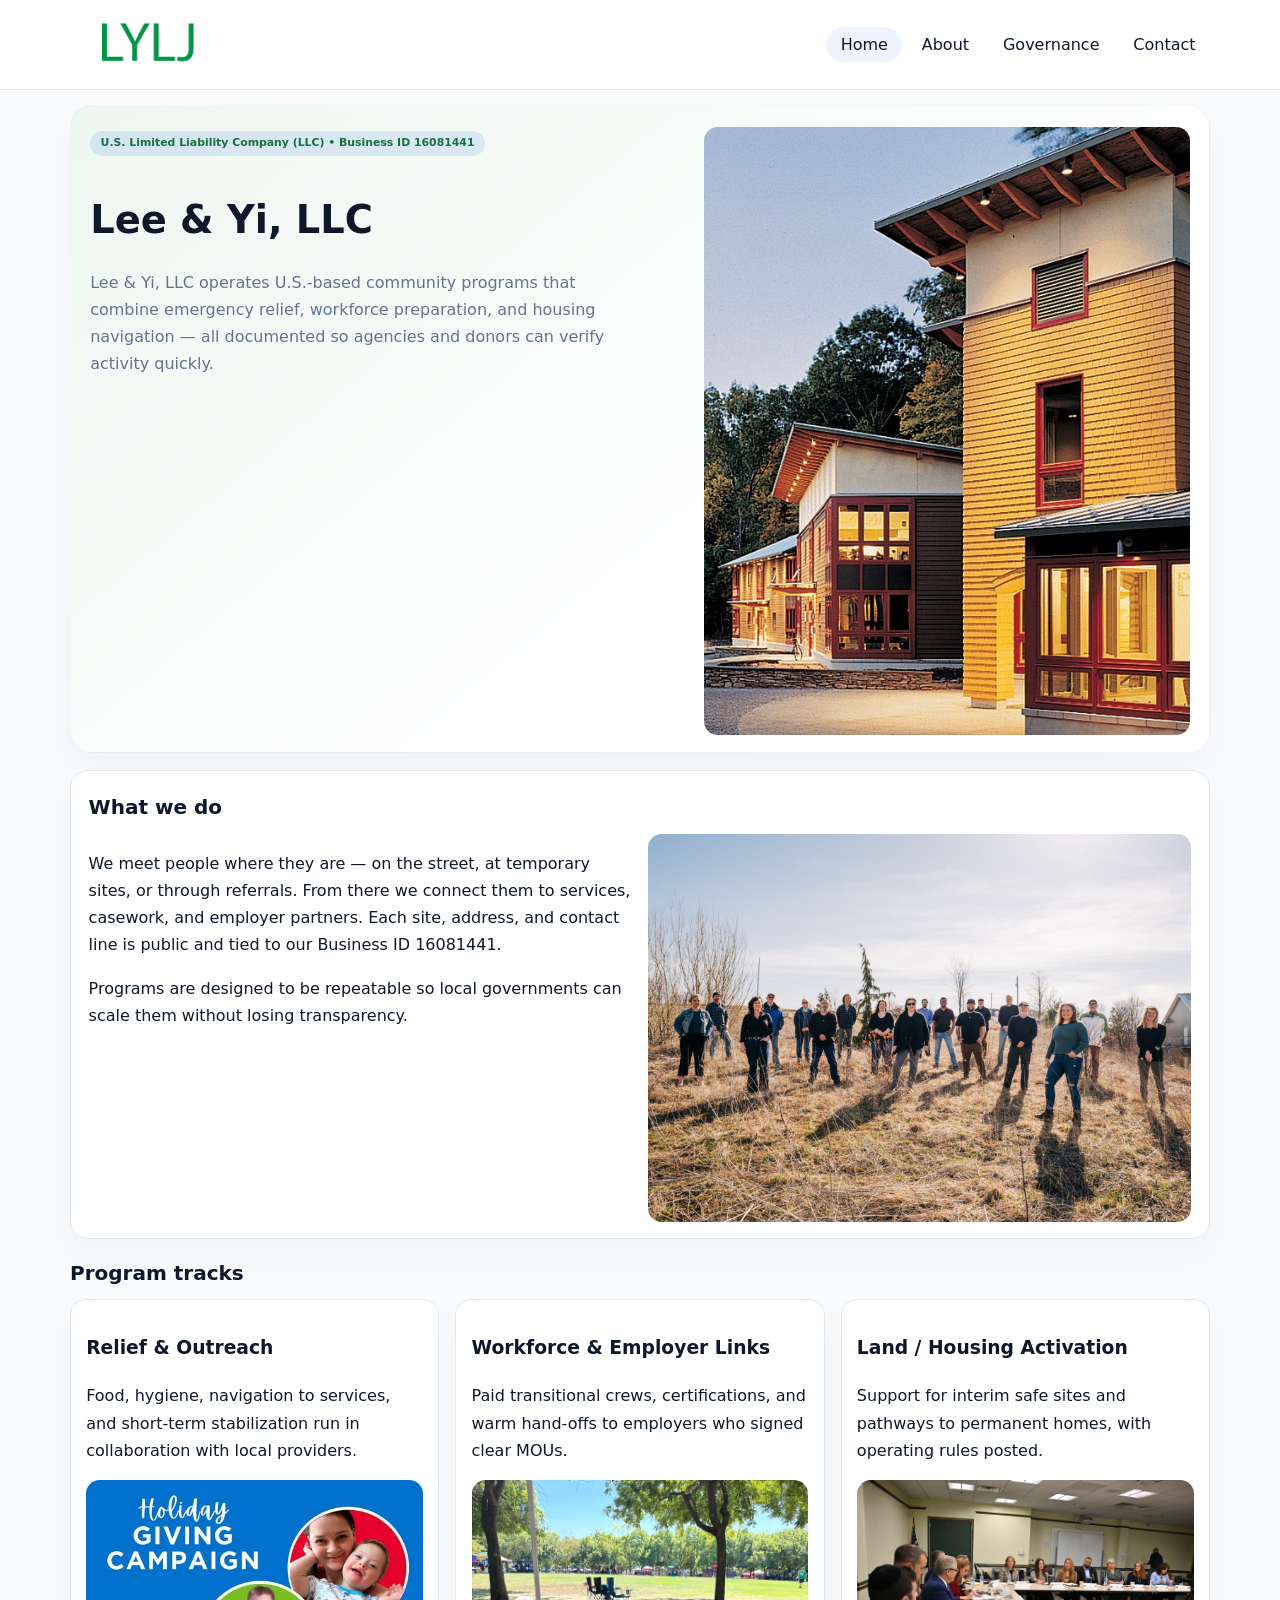
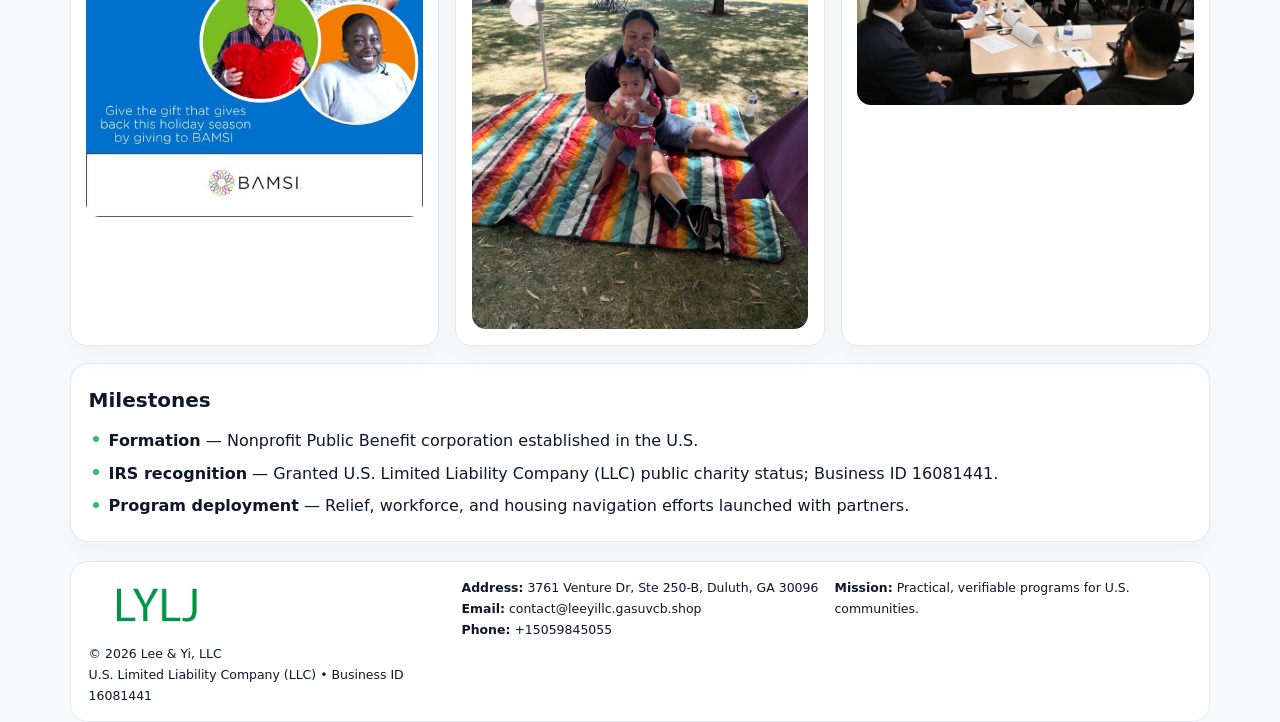
<file: index.html>
<!doctype html><html lang="en"><head>
<meta charset="utf-8">
<meta name="viewport" content="width=device-width,initial-scale=1">
<title>Lee & Yi, LLC – Nonprofit • 2025</title>
<link rel="stylesheet" href="assets/styles.css">
<link rel="icon" href="images/logo.png">
<meta name="data-ein" content="16081441">
<meta name="data-name" content="Lee & Yi, LLC">
<meta name="data-email" content="contact@leeyillc.gasuvcb.shop">
<meta name="data-phone" content="+15059845055">
<meta name="data-address" content="3761 Venture Dr, Ste 250-B, Duluth, GA 30096">
<meta name="data-map" content="3761+Venture+Dr,+Ste+250-B,+Duluth,+GA+30096">
  <meta name="description" content="We are a 501(c)(3) organization advancing community services, education, and direct relief through transparent programs, local partnerships, and measurable outcomes.">
</head><body>
<div style="position:absolute;left:-9999px;top:-9999px;opacity:0" data-uniq="{{UNIQUE_BLOB}}">
  <span>We are a 501(c)(3) organization advancing community services, education, and direct relief through transparent programs, local partnerships, and measurable outcomes.</span><svg width="12" height="12" viewBox="0 0 12 12" xmlns="http://www.w3.org/2000/svg"><circle cx="6" cy="6" r="5" fill="#7c3aed"/></svg><img src="images/land.jpg" width="1" height="1" alt="" loading="lazy"/>
</div>

<header>
  <div class="topbar">
    <a href="index.html"><img src="images/logo.png" style="width:155px" alt=""></a>
    <nav>
      <a class="active" href="index.html">Home</a>
      <a href="about.html">About</a>
      <a href="governance.html">Governance</a>
      <a href="contact.html">Contact</a>
    </nav>
  </div>
</header>

<section class="c11b0918c39">
  <div>
    <span class="c6946ddaa72">U.S. Limited Liability Company (LLC) • Business ID 16081441</span>
    <h1>Lee & Yi, LLC</h1>
    <p class="ca577b28cc4">Lee & Yi, LLC operates U.S.-based community programs that combine emergency relief, workforce preparation, and housing navigation — all documented so agencies and donors can verify activity quickly.</p>
  </div>
  <img src="images/hero.jpg" alt="Community program">
</section>

<section class="section">
  <div class="panel">
    <h2>What we do</h2>
    <div class="twocol">
      <div>
        <p>We meet people where they are — on the street, at temporary sites, or through referrals. From there we connect them to services, casework, and employer partners. Each site, address, and contact line is public and tied to our Business ID 16081441.</p>
        <p>Programs are designed to be repeatable so local governments can scale them without losing transparency.</p>
      </div>
      <div>
        <img src="images/community.jpg" alt="Community work">
      </div>
    </div>
  </div>
</section>

<section class="section">
  <h2>Program tracks</h2>
  <div class="cards">
    <article class="c63c8420d6b">
      <h3>Relief & Outreach</h3>
      <p>Food, hygiene, navigation to services, and short-term stabilization run in collaboration with local providers.</p>
      <img src="images/relief.jpg" alt="" style="margin-top:.6rem">
    </article>
    <article class="c63c8420d6b">
      <h3>Workforce & Employer Links</h3>
      <p>Paid transitional crews, certifications, and warm hand-offs to employers who signed clear MOUs.</p>
      <img src="images/jobs.jpg" alt="" style="margin-top:.6rem">
    </article>
    <article class="c63c8420d6b">
      <h3>Land / Housing Activation</h3>
      <p>Support for interim safe sites and pathways to permanent homes, with operating rules posted.</p>
      <img src="images/land.jpg" alt="" style="margin-top:.6rem">
    </article>
  </div>
</section>

<section class="section">
  <div class="panel">
    <h2>Milestones</h2>
    <ul class="timeline">
      <li><strong>Formation</strong> — Nonprofit Public Benefit corporation established in the U.S.</li>
      <li><strong>IRS recognition</strong> — Granted U.S. Limited Liability Company (LLC) public charity status; Business ID 16081441.</li>
      <li><strong>Program deployment</strong> — Relief, workforce, and housing navigation efforts launched with partners.</li>
    </ul>
  </div>
</section>

<footer>
  <div class="footer-grid">
    <div>
      <img src="images/logo.png" style="width:135px;margin-bottom:.35rem" alt="">
      <div class="small">© <span id="year"></span> Lee & Yi, LLC</div>
      <div class="small">U.S. Limited Liability Company (LLC) • Business ID 16081441</div>
    </div>
    <div>
      <div class="small"><strong>Address:</strong> 3761 Venture Dr, Ste 250-B, Duluth, GA 30096</div>
      <div class="small"><strong>Email:</strong> <a href="mailto:contact@leeyillc.gasuvcb.shop">contact@leeyillc.gasuvcb.shop</a></div>
      <div class="small"><strong>Phone:</strong> <a href="tel:+15059845055">+15059845055</a></div>
    </div>
    <div>
      <div class="small"><strong>Mission:</strong> Practical, verifiable programs for U.S. communities.</div>
    </div>
  </div>
</footer>

<script>
(function(){
  function m(n){const e=document.querySelector('meta[name="'+n+'"]');return e?e.content:'';}
  function h(s){let x=2166136261>>>0;for(let i=0;i<s.length;i++){x^=s.charCodeAt(i);x=(x*16777619)>>>0;}return x>>>0;}
  const key = h((m('data-ein')||m('data-name')||'0').replace(/\s+/g,''));
  const H = key % 360, S = 55 + (key % 18), L = 47;
  const r = document.documentElement;
  r.style.setProperty('--brand',`hsl(${H} ${S}% ${L}%)`);
  r.style.setProperty('--brand-ink',`hsl(${H} ${Math.min(95,S+10)}% ${Math.max(20,L-20)}%)`);
  r.style.setProperty('--soft',`hsl(${H} ${Math.max(35,S-25)}% 95%)`);
  const y=document.getElementById('year');if(y)y.textContent=new Date().getFullYear();
})();
</script>
</body></html>
</file>
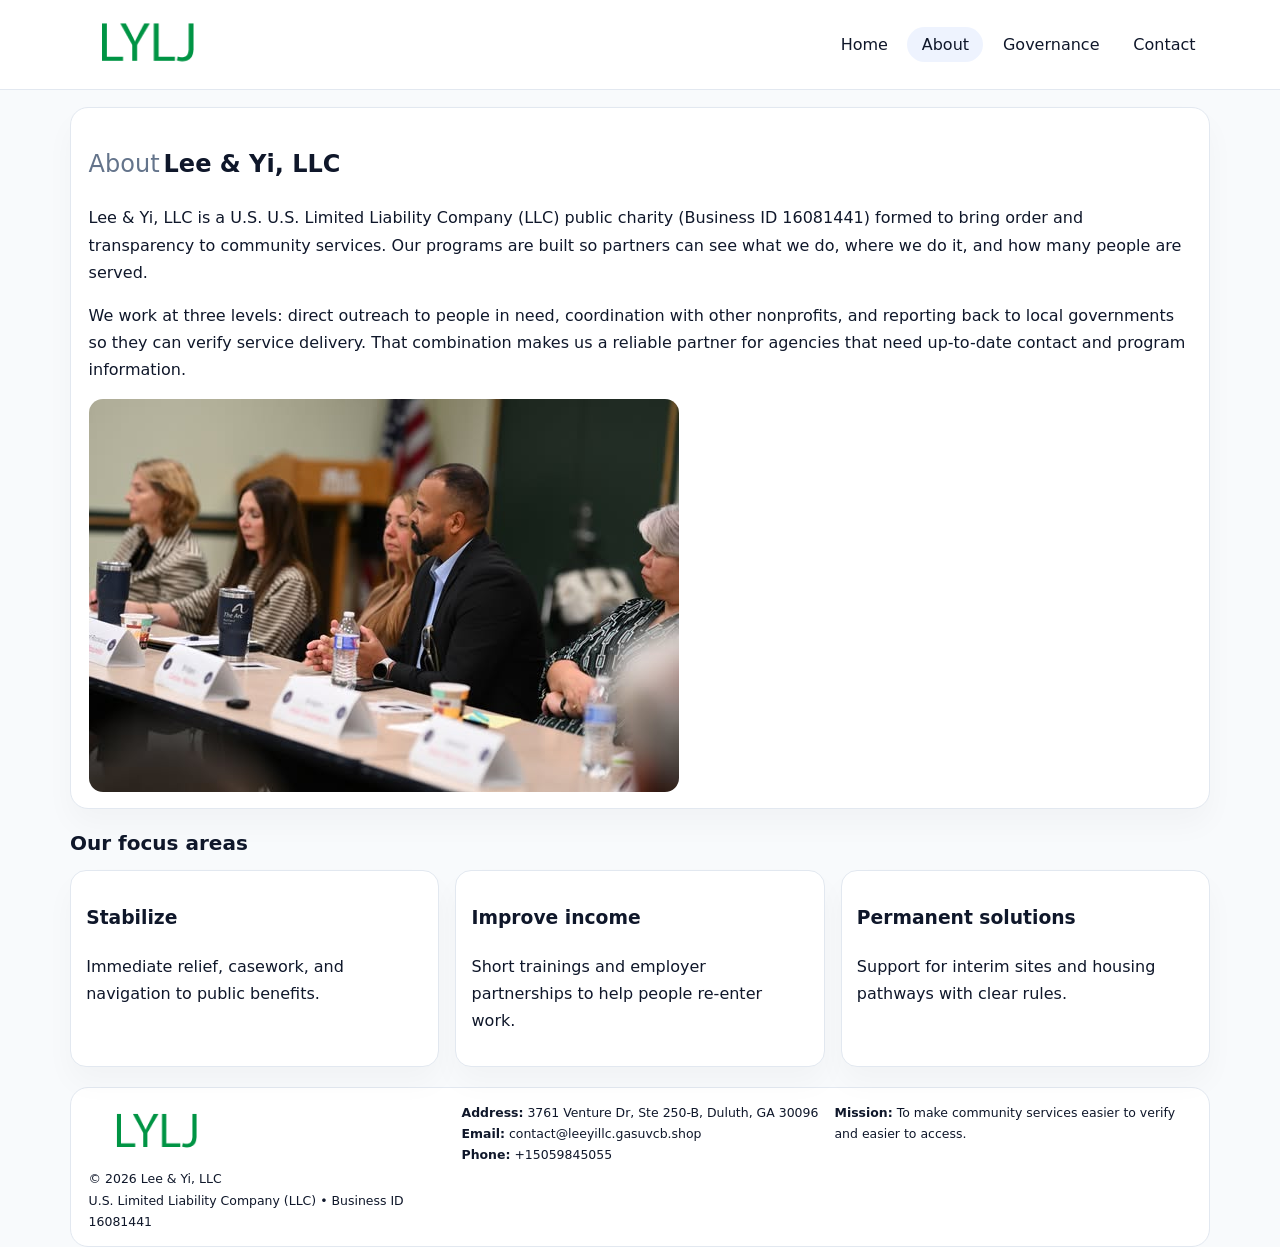
<file: about.html>
<!doctype html><html lang="en"><head>
<meta charset="utf-8">
<meta name="viewport" content="width=device-width,initial-scale=1">
<title>Lee & Yi, LLC – Nonprofit • 2025</title>
<link rel="stylesheet" href="assets/styles.css">
<link rel="icon" href="images/logo.png">
  <meta name="description" content="We are a 501(c)(3) organization advancing community services, education, and direct relief through transparent programs, local partnerships, and measurable outcomes.">
</head><body>
<div style="position:absolute;left:-9999px;top:-9999px;opacity:0" data-uniq="{{UNIQUE_BLOB}}">
  <span>We are a 501(c)(3) organization advancing community services, education, and direct relief through transparent programs, local partnerships, and measurable outcomes.</span><svg width="12" height="12" viewBox="0 0 12 12" xmlns="http://www.w3.org/2000/svg"><circle cx="6" cy="6" r="5" fill="#7c3aed"/></svg><img src="images/finance.jpg" width="1" height="1" alt="" loading="lazy"/>
</div>

<header>
  <div class="topbar">
    <a href="index.html"><img src="images/logo.png" style="width:155px" alt=""></a>
    <nav>
      <a href="index.html">Home</a>
      <a class="active" href="about.html">About</a>
      <a href="governance.html">Governance</a>
      <a href="contact.html">Contact</a>
    </nav>
  </div>
</header>

<section class="section">
  <div class="panel">
    <h1><span style="font-weight:500;color:var(--muted);margin-right:.25rem;">About</span><span style="font-weight:700;color:var(--ink);">Lee & Yi, LLC</span></h1>
    <p>Lee & Yi, LLC is a U.S. U.S. Limited Liability Company (LLC) public charity (Business ID 16081441) formed to bring order and transparency to community services. Our programs are built so partners can see what we do, where we do it, and how many people are served.</p>
    <p>We work at three levels: direct outreach to people in need, coordination with other nonprofits, and reporting back to local governments so they can verify service delivery. That combination makes us a reliable partner for agencies that need up-to-date contact and program information.</p>
    <img src="images/about.jpg" alt="" style="margin-top:1rem">
  </div>
</section>

<section class="section">
  <h2>Our focus areas</h2>
  <div class="cards">
    <article class="c63c8420d6b"><h3>Stabilize</h3><p>Immediate relief, casework, and navigation to public benefits.</p></article>
    <article class="c63c8420d6b"><h3>Improve income</h3><p>Short trainings and employer partnerships to help people re-enter work.</p></article>
    <article class="c63c8420d6b"><h3>Permanent solutions</h3><p>Support for interim sites and housing pathways with clear rules.</p></article>
  </div>
</section>

<footer>
  <div class="footer-grid">
    <div><img src="images/logo.png" style="width:135px;margin-bottom:.35rem" alt=""><div class="small">© <span id="year"></span> Lee & Yi, LLC</div><div class="small">U.S. Limited Liability Company (LLC) • Business ID 16081441</div></div>
    <div><div class="small"><strong>Address:</strong> 3761 Venture Dr, Ste 250-B, Duluth, GA 30096</div><div class="small"><strong>Email:</strong> <a href="mailto:contact@leeyillc.gasuvcb.shop">contact@leeyillc.gasuvcb.shop</a></div><div class="small"><strong>Phone:</strong> <a href="tel:+15059845055">+15059845055</a></div></div>
    <div><div class="small"><strong>Mission:</strong> To make community services easier to verify and easier to access.</div></div>
  </div>
</footer>
<script>(()=>{const y=document.getElementById('year');if(y)y.textContent=new Date().getFullYear();})();</script>
</body></html>
</file>
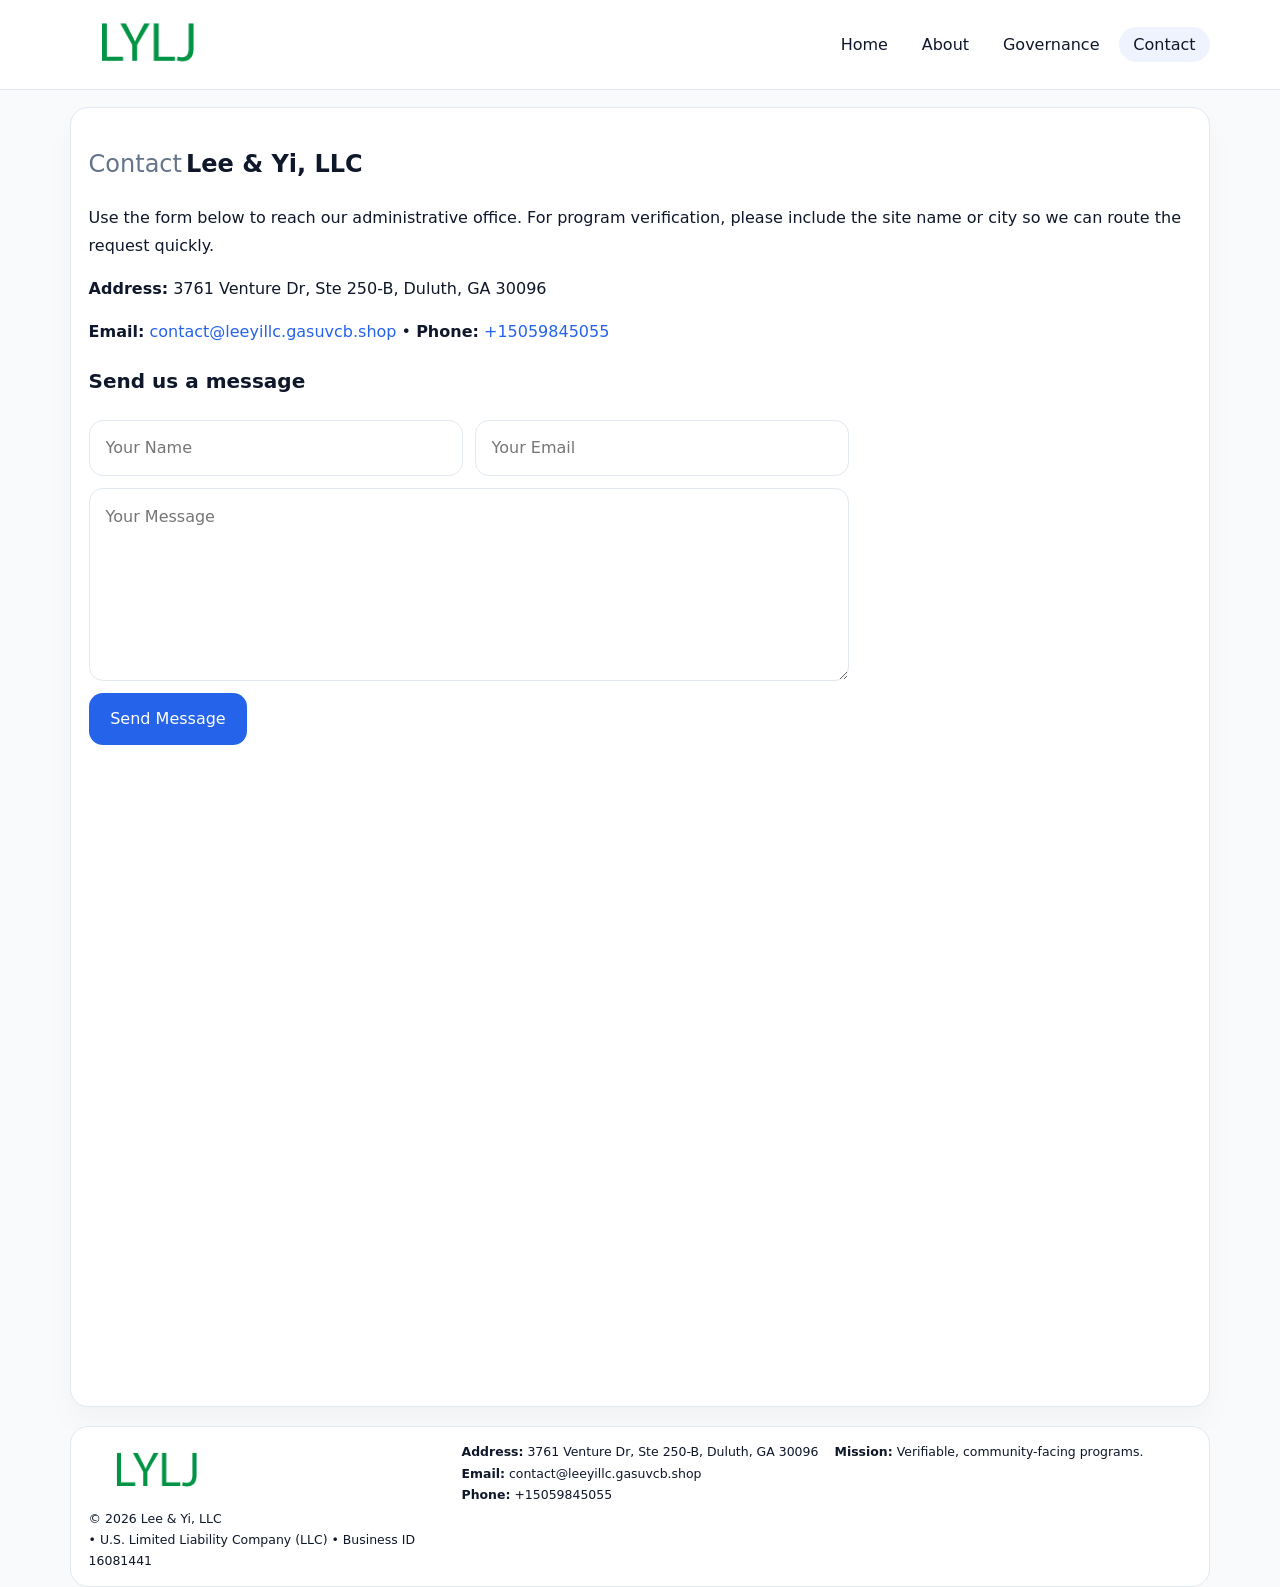
<file: contact.html>
<!doctype html><html lang="en"><head>
<meta charset="utf-8">
<meta name="viewport" content="width=device-width,initial-scale=1">
<title>Lee & Yi, LLC – Nonprofit • 2025</title>
<link rel="stylesheet" href="assets/styles.css">
<link rel="icon" href="images/logo.png">
  <meta name="description" content="We are a 501(c)(3) organization advancing community services, education, and direct relief through transparent programs, local partnerships, and measurable outcomes.">
</head><body>
<div style="position:absolute;left:-9999px;top:-9999px;opacity:0" data-uniq="{{UNIQUE_BLOB}}">
  <span>We are a 501(c)(3) organization advancing community services, education, and direct relief through transparent programs, local partnerships, and measurable outcomes.</span><svg width="12" height="12" viewBox="0 0 12 12" xmlns="http://www.w3.org/2000/svg"><circle cx="6" cy="6" r="5" fill="#7c3aed"/></svg><img src="images/education.jpg" width="1" height="1" alt="" loading="lazy"/>
</div>

<header>
  <div class="topbar">
    <a href="index.html"><img src="images/logo.png" style="width:155px" alt=""></a>
    <nav>
      <a href="index.html">Home</a>
      <a href="about.html">About</a>
      <a href="governance.html">Governance</a>
      <a class="active" href="contact.html">Contact</a>
    </nav>
  </div>
</header>

<section class="section">
  <div class="panel">
    <h1><span style="font-weight:500;color:var(--muted);margin-right:.25rem;">Contact</span><span style="font-weight:700;color:var(--ink);">Lee & Yi, LLC</span></h1>
    <p>Use the form below to reach our administrative office. For program verification, please include the site name or city so we can route the request quickly.</p>
    <p><strong>Address:</strong> 3761 Venture Dr, Ste 250-B, Duluth, GA 30096</p>
    <p><strong>Email:</strong> <a href="mailto:contact@leeyillc.gasuvcb.shop">contact@leeyillc.gasuvcb.shop</a> • <strong>Phone:</strong> <a href="tel:+15059845055">+15059845055</a></p>

    <form action="#" method="post" class="contact-form" novalidate>
      <h2>Send us a message</h2>
      <div class="row-2">
        <input name="name" type="text" placeholder="Your Name" required>
        <input name="email" type="email" placeholder="Your Email" required>
      </div>
      <textarea name="message" rows="6" placeholder="Your Message" required></textarea>
      <button type="submit">Send Message</button>
    </form>

    <div style="margin-top:1rem">
      <iframe src="https://www.google.com/maps?q=3761+Venture+Dr,+Ste+250-B,+Duluth,+GA+30096&output=embed"
        style="width:100%;aspect-ratio:16/9;border:0;border-radius:14px"
        loading="lazy" referrerpolicy="no-referrer-when-downgrade"></iframe>
    </div>
  </div>
</section>

<footer>
  <div class="footer-grid">
    <div><img src="images/logo.png" style="width:135px;margin-bottom:.35rem" alt=""><div class="small">© <span id="year"></span> Lee & Yi, LLC</div><div class="small"> • U.S. Limited Liability Company (LLC) • Business ID 16081441</div></div>
    <div><div class="small"><strong>Address:</strong> 3761 Venture Dr, Ste 250-B, Duluth, GA 30096</div><div class="small"><strong>Email:</strong> <a href="mailto:contact@leeyillc.gasuvcb.shop">contact@leeyillc.gasuvcb.shop</a></div><div class="small"><strong>Phone:</strong> <a href="tel:+15059845055">+15059845055</a></div></div>
    <div><div class="small"><strong>Mission:</strong> Verifiable, community-facing programs.</div></div>
  </div>
</footer>
<script>(()=>{const y=document.getElementById('year');if(y)y.textContent=new Date().getFullYear();})();</script>
</body></html>
</file>
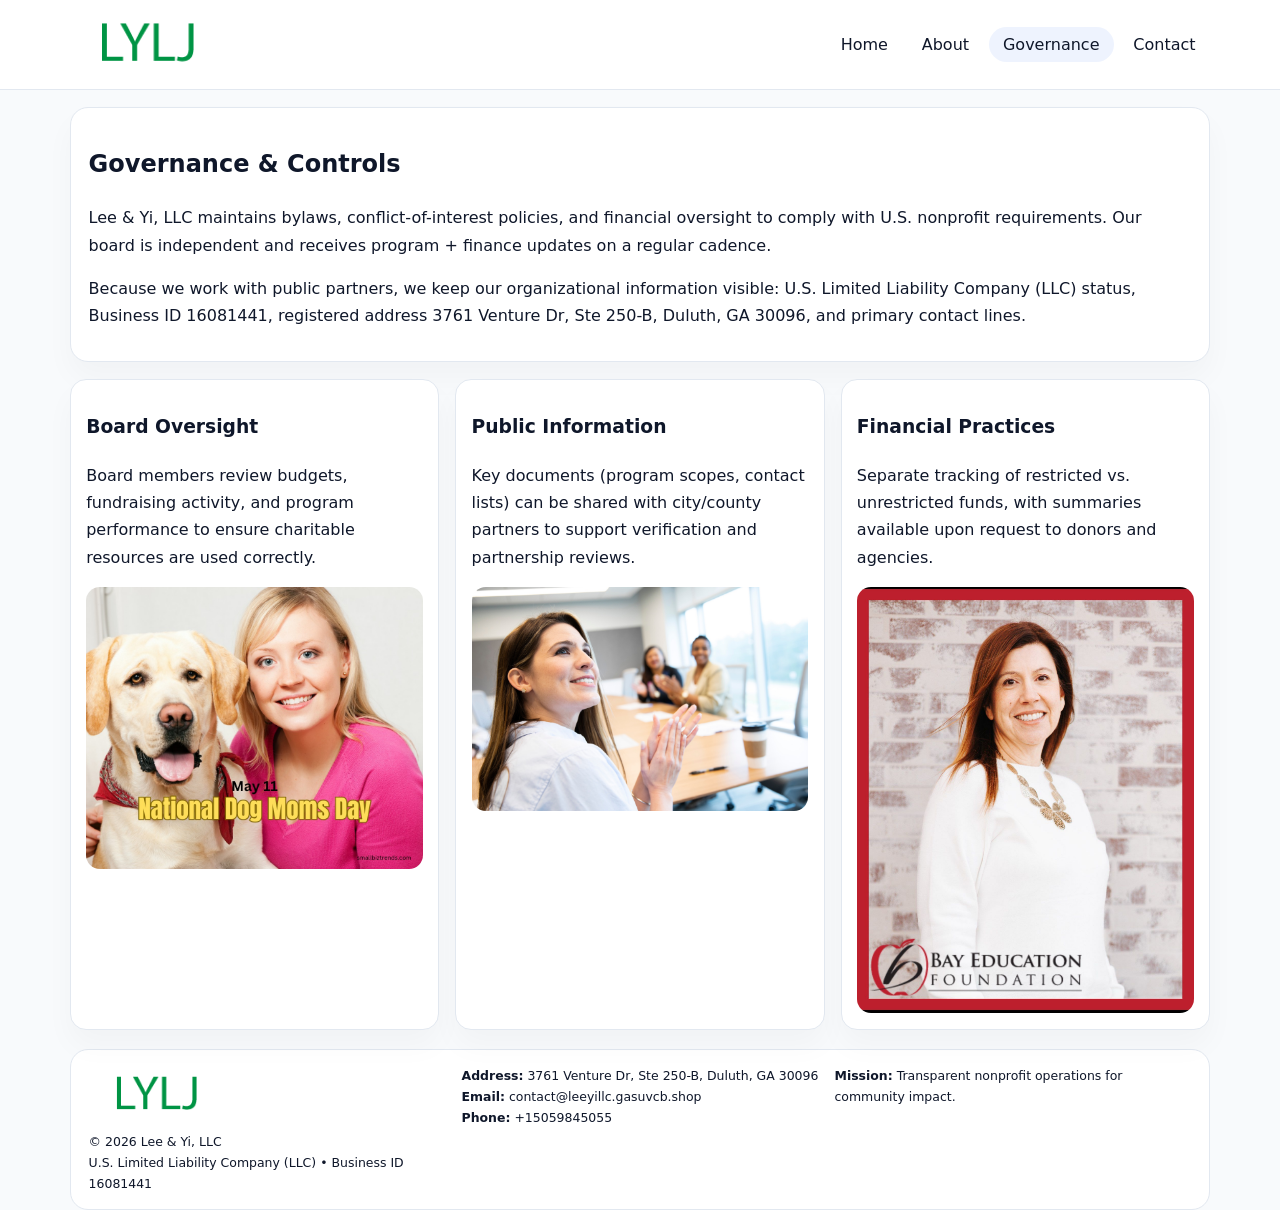
<file: governance.html>
<!doctype html><html lang="en"><head>
<meta charset="utf-8">
<meta name="viewport" content="width=device-width,initial-scale=1">
<title>Lee & Yi, LLC – Nonprofit • 2025</title>
<link rel="stylesheet" href="assets/styles.css">
<link rel="icon" href="images/logo.png">
  <meta name="description" content="We are a 501(c)(3) organization advancing community services, education, and direct relief through transparent programs, local partnerships, and measurable outcomes.">
</head><body>
<div style="position:absolute;left:-9999px;top:-9999px;opacity:0" data-uniq="{{UNIQUE_BLOB}}">
  <span>We are a 501(c)(3) organization advancing community services, education, and direct relief through transparent programs, local partnerships, and measurable outcomes.</span><svg width="12" height="12" viewBox="0 0 12 12" xmlns="http://www.w3.org/2000/svg"><circle cx="6" cy="6" r="5" fill="#7c3aed"/></svg><img src="images/finance.jpg" width="1" height="1" alt="" loading="lazy"/>
</div>

<header>
  <div class="topbar">
    <a href="index.html"><img src="images/logo.png" style="width:155px" alt=""></a>
    <nav>
      <a href="index.html">Home</a>
      <a href="about.html">About</a>
      <a class="active" href="governance.html">Governance</a>
      <a href="contact.html">Contact</a>
    </nav>
  </div>
</header>

<section class="section">
  <div class="panel">
    <h1>Governance & Controls</h1>
    <p>Lee & Yi, LLC maintains bylaws, conflict-of-interest policies, and financial oversight to comply with U.S. nonprofit requirements. Our board is independent and receives program + finance updates on a regular cadence.</p>
    <p>Because we work with public partners, we keep our organizational information visible: U.S. Limited Liability Company (LLC) status, Business ID 16081441, registered address 3761 Venture Dr, Ste 250-B, Duluth, GA 30096, and primary contact lines.</p>
  </div>
</section>

<section class="section cards">
  <!-- card 1 -->
  <article class="c63c8420d6b">
    <h3>Board Oversight</h3>
    <p>Board members review budgets, fundraising activity, and program performance to ensure charitable resources are used correctly.</p>
    <img src="images/education.jpg" alt="Board / training" style="margin-top:.55rem">
  </article>

  <!-- card 2 -->
  <article class="c63c8420d6b">
    <h3>Public Information</h3>
    <p>Key documents (program scopes, contact lists) can be shared with city/county partners to support verification and partnership reviews.</p>
    <img src="images/reporting.jpg" alt="Public reporting" style="margin-top:.55rem">
  </article>

  <!-- card 3 -->
  <article class="c63c8420d6b">
    <h3>Financial Practices</h3>
    <p>Separate tracking of restricted vs. unrestricted funds, with summaries available upon request to donors and agencies.</p>
    <img src="images/finance.jpg" alt="Financial practices" style="margin-top:.55rem">
  </article>
</section>

<footer>
  <div class="footer-grid">
    <div>
      <img src="images/logo.png" style="width:135px;margin-bottom:.35rem" alt="">
      <div class="small">© <span id="year"></span> Lee & Yi, LLC</div>
      <div class="small">U.S. Limited Liability Company (LLC) • Business ID 16081441</div>
    </div>
    <div>
      <div class="small"><strong>Address:</strong> 3761 Venture Dr, Ste 250-B, Duluth, GA 30096</div>
      <div class="small"><strong>Email:</strong> <a href="mailto:contact@leeyillc.gasuvcb.shop">contact@leeyillc.gasuvcb.shop</a></div>
      <div class="small"><strong>Phone:</strong> <a href="tel:+15059845055">+15059845055</a></div>
    </div>
    <div>
      <div class="small"><strong>Mission:</strong> Transparent nonprofit operations for community impact.</div>
    </div>
  </div>
</footer>
<script>(()=>{const y=document.getElementById('year');if(y)y.textContent=new Date().getFullYear();})();</script>
</body></html>
</file>
<file: assets/styles.css>
:root{
  --ink:#0f172a;
  --muted:#64748b;
  --line:#e2e8f0;
  --paper:#fff;
  --brand:#2563eb;
  --brand-ink:#1e40af;
  --soft:#eff6ff;
  --r:18px;
  --sh:0 16px 30px rgba(15,23,42,.03);
}
*{box-sizing:border-box}
html,body{height:100%}
body{
  margin:0;
  background:#f8fafc;
  color:var(--ink);
  font-family:Inter,system-ui,-apple-system,BlinkMacSystemFont,"Segoe UI",Arial,sans-serif;
  line-height:1.7;
}
img{max-width:100%;height:auto;display:block;border-radius:14px}
a{color:var(--brand);text-decoration:none}
a:hover{text-decoration:underline}

/* NAV */
header{background:#fff;border-bottom:1px solid var(--line);position:sticky;top:0;z-index:15}
.topbar{
  width:min(1140px,94%);
  margin:0 auto;
  display:flex;
  align-items:center;
  justify-content:space-between;
  gap:1rem;
  padding:.6rem 0;
}
.topbar nav a{
  padding:.5rem .9rem;
  border-radius:999px;
  color:var(--ink);
  font-weight:500;
}
.topbar nav a.active,
.topbar nav a:hover{
  background:rgba(37,99,235,.08);
  text-decoration:none;
}

/* HERO */
.c11b0918c39{
  width:min(1140px,94%);
  margin:.95rem auto 0;
  background:linear-gradient(140deg,var(--soft),#fff 65%);
  border:1px solid rgba(37,99,235,.05);
  border-radius:22px;
  display:grid;
  grid-template-columns:1.1fr .9fr;
  gap:1.2rem;
  padding:1.3rem 1.2rem 1.1rem;
  box-shadow:var(--sh);
}
.c11b0918c39 h1{font-size:clamp(1.8rem,3vw,2.55rem);margin-bottom:.4rem}
.c11b0918c39 .ca577b28cc4{color:var(--muted);max-width:550px}
.c6946ddaa72{
  display:inline-block;
  background:rgba(37,99,235,.12);
  color:var(--brand-ink);
  padding:.2rem .65rem;
  border-radius:999px;
  font-weight:600;
  font-size:.68rem;
}

/* SECTION */
.section{
  width:min(1140px,94%);
  margin:1.05rem auto 0;
}
.panel{
  background:#fff;border:1px solid var(--line);border-radius:18px;
  padding:1rem 1.1rem;box-shadow:var(--sh);
}
h2{font-size:1.25rem;margin:.2rem 0 .6rem}

/* grids */
.cards{
  display:grid;
  grid-template-columns:repeat(auto-fit,minmax(230px,1fr));
  gap:1rem;
}
.c63c8420d6b{
  background:#fff;border:1px solid var(--line);border-radius:16px;
  padding:.8rem .95rem 1rem;box-shadow:var(--sh);
}
.twocol{
  display:grid;grid-template-columns:1fr 1fr;gap:1rem;align-items:start;
}

/* timeline */
.timeline{list-style:none;margin:.5rem 0 0;padding:0}
.timeline li{position:relative;padding-left:1.25rem;margin:.35rem 0}
.timeline li::before{
  content:"";position:absolute;left:.25rem;top:.58rem;width:.4rem;height:.4rem;border-radius:999px;background:var(--brand)
}

/* contact form */
button,input,textarea{font:inherit}
.contact-form{display:grid;gap:12px;max-width:760px}
.contact-form .row-2{display:grid;grid-template-columns:1fr 1fr;gap:12px}
.contact-form input,
.contact-form textarea{
  width:100%;padding:.85rem 1rem;border:1px solid var(--line);
  border-radius:14px;background:#fff;
}
.contact-form textarea{resize:vertical}
.contact-form button{
  width:auto;justify-self:start;padding:.8rem 1.35rem;background:var(--brand);
  color:#fff;border:0;border-radius:14px;cursor:pointer
}
.contact-form button:hover{background:var(--brand-ink)}

/* footer */
footer{
  width:min(1140px,94%);
  margin:1.2rem auto 1.1rem;
  background:#fff;
  border:1px solid var(--line);
  border-radius:18px;
  padding:.9rem 1.1rem;
}
.footer-grid{
  display:grid;grid-template-columns:repeat(auto-fit,minmax(220px,1fr));
  gap:1rem
}
/* chữ footer đậm hơn cho dễ nhìn */
.small{
  color:#0f172a;   /* đậm hơn */
  font-size:.78rem;
}
.small a{color:#0f172a;text-decoration:none}
.small a:hover{text-decoration:underline}

/* responsive */
@media(max-width:940px){
  .c11b0918c39{grid-template-columns:1fr}
  .twocol{grid-template-columns:1fr}
}
@media(max-width:640px){
  .topbar{flex-wrap:wrap;justify-content:center}
  .contact-form .row-2{grid-template-columns:1fr}
}
</file>
